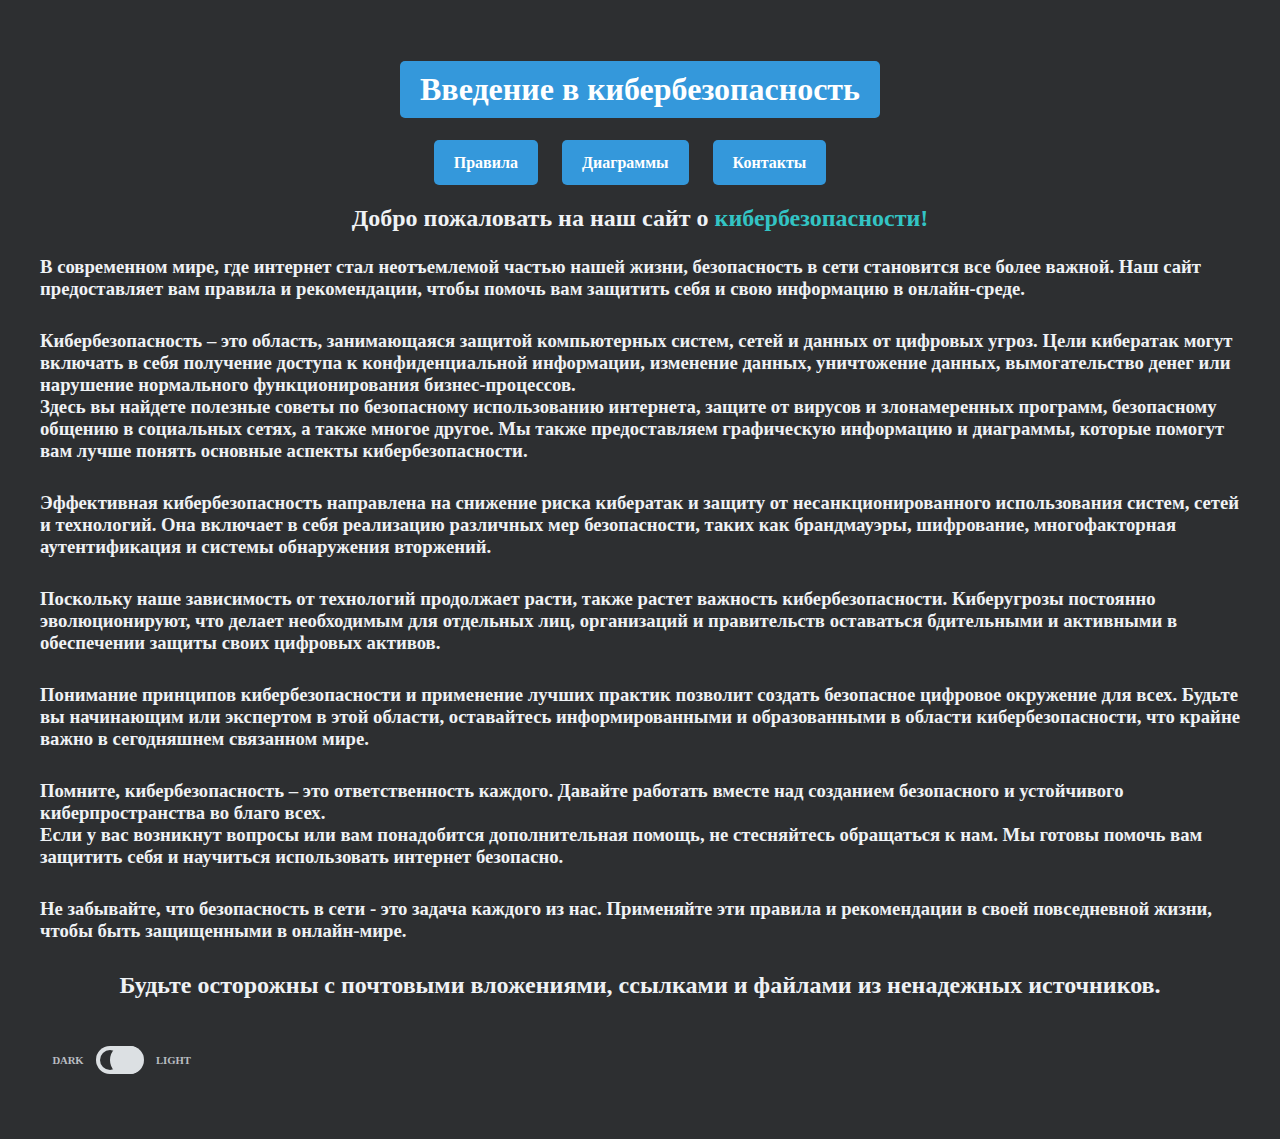
<file: index.html>
<!DOCTYPE html>
<html>
<head>
  <title>Кибербезопасность</title>
  <link rel="stylesheet" type="text/css" href="styles.css">
  <meta name="viewport" content="width=device-width, initial-scale=1.0">
</head>
<body class="dark">

  <div class="load-flash"></div>
  <header>
    <h1><a href="index.html" class="page-transition">Введение в кибербезопасность</a></h1>
  </header>

  <nav>
    <ul>
      <li><a href="rules.html" class="page-transition">Правила</a></li>
      <li><a href="diagram.html" class="page-transition">Диаграммы</a></li>
      <li><a href="contacts.html" class="page-transition">Контакты</a></li>
    </ul>
  </nav>

  <main>
    <h2>Добро пожаловать на наш сайт о <span style="color: #33c4c4">кибербезопасности!</span></h2>
    <h3 style="margin-bottom: 30px; margin-top: 2%; ">
      В современном мире, где интернет стал неотъемлемой частью нашей жизни, безопасность в сети становится все более важной. Наш сайт предоставляет вам правила и рекомендации, чтобы
      помочь вам защитить себя и свою информацию в онлайн-среде.</h3>
      
    <h3 style="margin-bottom: 30px;">Кибербезопасность – это область, занимающаяся защитой компьютерных систем, сетей и данных от цифровых угроз. Цели кибератак могут включать в себя 
      получение доступа к конфиденциальной информации, изменение данных, уничтожение данных, вымогательство денег или нарушение нормального функционирования бизнес-процессов.<br>
      Здесь вы найдете полезные советы по безопасному использованию интернета, защите от вирусов и злонамеренных программ, безопасному общению в социальных
      сетях, а также многое другое. Мы также предоставляем графическую информацию и диаграммы, которые помогут вам лучше понять основные аспекты кибербезопасности.</h3> 


    <h3 style="margin-bottom: 30px;">  Эффективная кибербезопасность направлена на снижение риска кибератак и защиту от несанкционированного использования систем, сетей и технологий. Она включает в себя реализацию
       различных мер безопасности, таких как брандмауэры, шифрование, многофакторная аутентификация и системы обнаружения вторжений.</h3>
    
    <h3 style="margin-bottom: 30px;">Поскольку наше зависимость от технологий продолжает расти, также растет важность кибербезопасности. Киберугрозы постоянно эволюционируют, что делает необходимым для отдельных лиц, организаций и правительств оставаться бдительными и активными в обеспечении защиты своих цифровых активов.</h3>
    
    <h3 style="margin-bottom: 30px;">Понимание принципов кибербезопасности и применение лучших практик позволит создать безопасное цифровое окружение для всех. Будьте вы начинающим или экспертом в этой области, оставайтесь информированными и образованными в области кибербезопасности, что крайне важно в сегодняшнем связанном мире.</h3>
       
    <h3 style="margin-bottom: 30px;">Помните, кибербезопасность – это ответственность каждого. Давайте работать вместе над созданием безопасного и устойчивого киберпространства во благо всех.<br>
      Если у вас возникнут вопросы или вам понадобится дополнительная помощь, не стесняйтесь обращаться к нам. Мы готовы помочь вам защитить себя и
      научиться использовать интернет безопасно.</h3>
      

    <h3 >Не забывайте, что безопасность в сети - это задача каждого из нас. Применяйте эти правила и рекомендации в своей повседневной жизни, чтобы быть защищенными в онлайн-мире.</h3>
    <h2 style="text-align: center; margin-top: 30px">Будьте осторожны с почтовыми вложениями, ссылками и файлами из ненадежных источников.</h2>

  </main>

  <div style="margin-top: 2px;" class="mode-toggle noselect">
    <h6 class="label-dark">Dark</h6>
    <div class="toggle-switch"></div>
    <h6 class="label-light">Light</h6>
  </div>
  <script src="jquery.js"></script>
  <script src="script.js"></script>
  <script src="anim.js"></script>
</body>
</html>
</file>
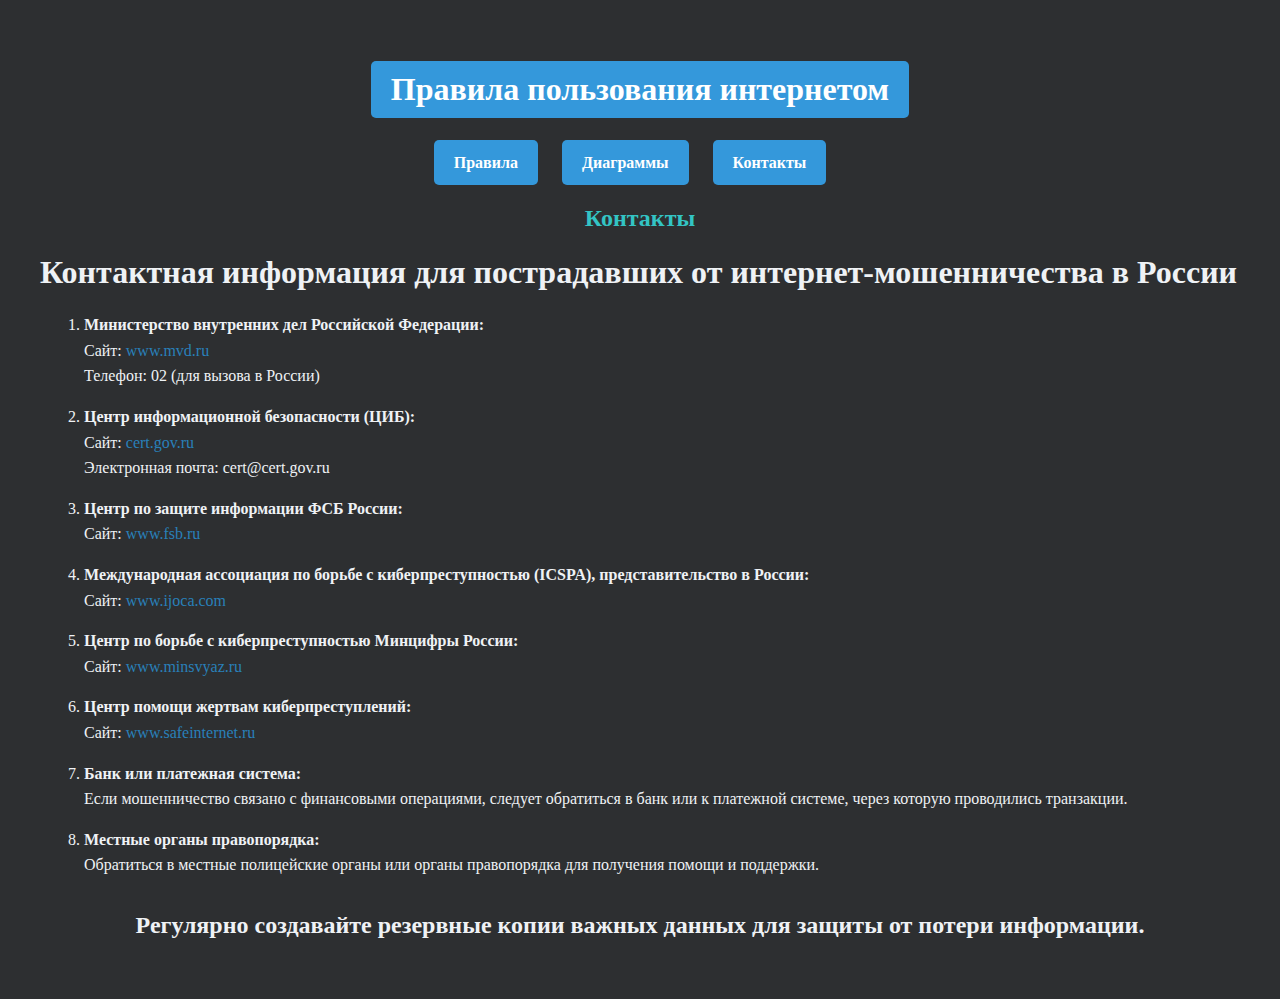
<file: contacts.html>
<!DOCTYPE html>
<html>
<head>
  <title>Контакты</title>
  <link rel="stylesheet" type="text/css" href="styles.css">
  <meta name="viewport" content="width=device-width, initial-scale=1.0">
</head>

<body class="dark">
  <header>
    <h1><a href="index.html" class="page-transition">Правила пользования интернетом</a></h1>
</header>
<nav>
  <ul>
    <li><a href="rules.html" class="page-transition">Правила</a></li>
    <li><a href="diagram.html" class="page-transition">Диаграммы</a></li>
    <li><a href="contacts.html" class="page-transition">Контакты</a></li>
  </ul>
</nav>
  <main>
    <h2><span style="color: #33c4c4">Контакты</span></h2>
    <h1>Контактная информация для пострадавших от интернет-мошенничества в России</h1>
    <ul style="margin-left: 2%;">
        <li><strong>Министерство внутренних дел Российской Федерации:</strong>
            <br>Сайт: <a href="https://www.mvd.ru/">www.mvd.ru</a>
            <br>Телефон: 02 (для вызова в России)
        </li>
        <li><strong>Центр информационной безопасности (ЦИБ):</strong>
            <br>Сайт: <a href="https://cert.gov.ru/">cert.gov.ru</a>
            <br>Электронная почта: cert@cert.gov.ru
        </li>
        <li><strong>Центр по защите информации ФСБ России:</strong>
            <br>Сайт: <a href="https://www.fsb.ru/">www.fsb.ru</a>
        </li>
        <li><strong>Международная ассоциация по борьбе с киберпреступностью (ICSPA), представительство в России:</strong>
            <br>Сайт: <a href="https://www.ijoca.com/">www.ijoca.com</a>
        </li>
        <li><strong>Центр по борьбе с киберпреступностью Минцифры России:</strong>
            <br>Сайт: <a href="https://www.minsvyaz.ru/">www.minsvyaz.ru</a>
        </li>
        <li><strong>Центр помощи жертвам киберпреступлений:</strong>
            <br>Сайт: <a href="https://www.safeinternet.ru/">www.safeinternet.ru</a>
        </li>
        <li><strong>Банк или платежная система:</strong>
          <br>Если мошенничество связано с финансовыми операциями, следует обратиться в банк или к платежной системе, через которую проводились транзакции.
        </li>
        <li><strong>Местные органы правопорядка:</strong>
          <br>Обратиться в местные полицейские органы или органы правопорядка для получения помощи и поддержки.
        </li>
    </ul>
    <h2 style="text-align: center; margin-top: 34px">Регулярно создавайте резервные копии важных данных для защиты от потери информации.</h2>
  </main>

  <script src="jquery.js"></script>
  <script src="script.js"></script>
  <script src="anim.js"></script>
</body>
</file>
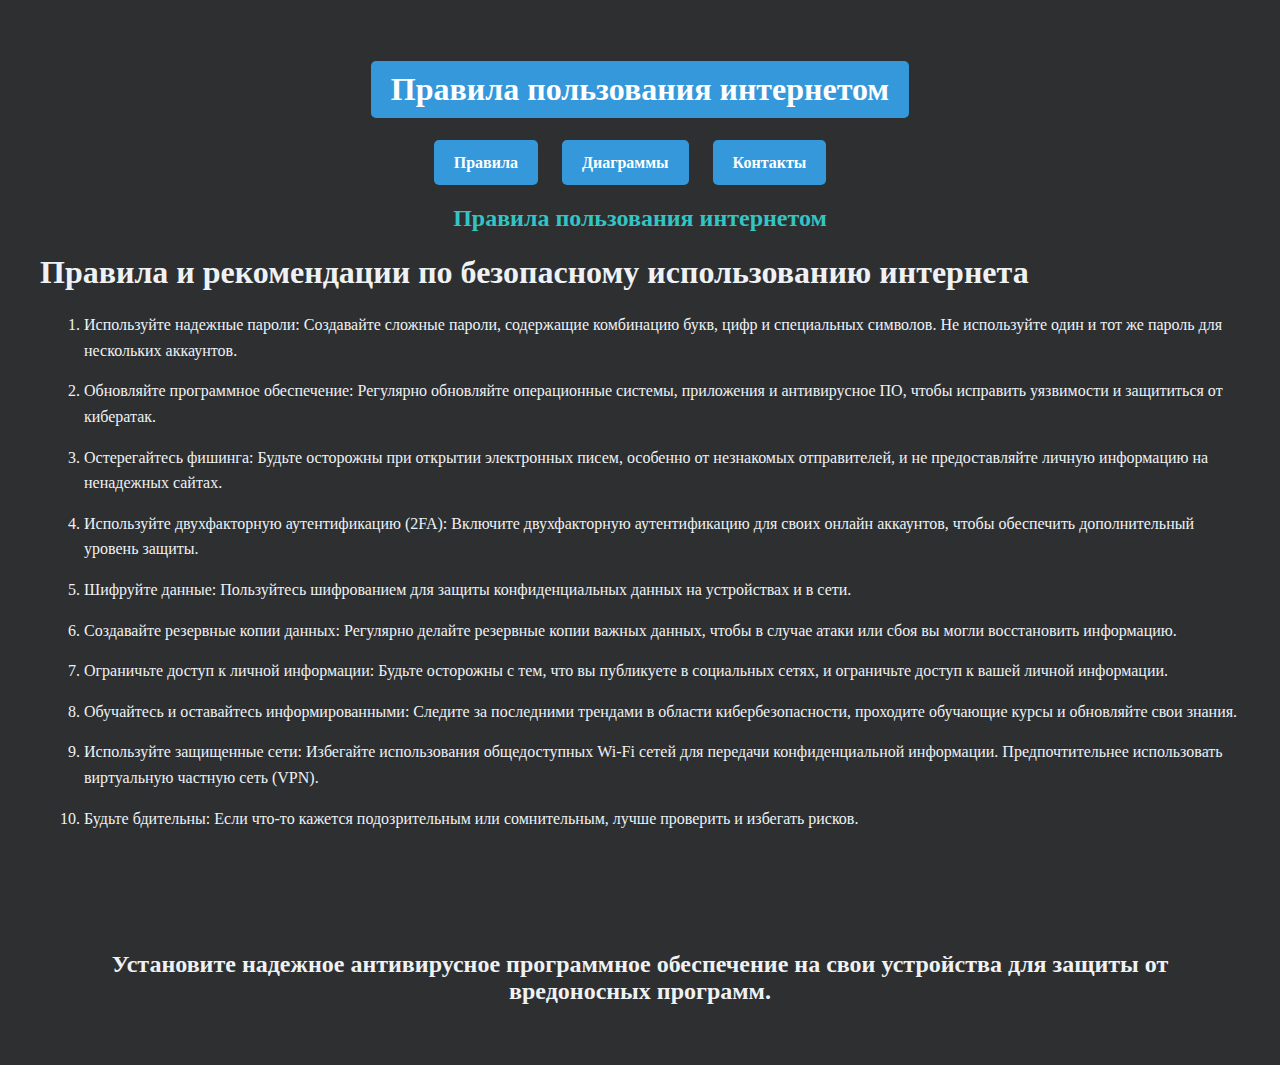
<file: rules.html>
<!DOCTYPE html>
<html>
<head>
  <title>Правила</title>
  <style>
    li{
      margin-bottom: 20px;
    }
  </style>
  <link rel="stylesheet" type="text/css" href="styles.css">
  <meta name="viewport" content="width=device-width, initial-scale=1.0">
</head>
<body class="dark">
  <header>
    <h1><a href="index.html" class="page-transition">Правила пользования интернетом</a></h1>
  </header>
  <nav>
    <ul>
      <li><a href="rules.html" class="page-transition">Правила</a></li>
      <li><a href="diagram.html" class="page-transition">Диаграммы</a></li>
      <li><a href="contacts.html" class="page-transition">Контакты</a></li>
    </ul>
  </nav>
  <main>
    <h2><span style="color: #33c4c4">Правила пользования интернетом</span></h2>
    <h1>Правила и рекомендации по безопасному использованию интернета</h1>

    <ol style="margin-left: 2%;">
      <li>Используйте надежные пароли: Создавайте сложные пароли, содержащие комбинацию букв, цифр и специальных символов. Не используйте один и тот же пароль для нескольких аккаунтов.</li>
      <li>Обновляйте программное обеспечение: Регулярно обновляйте операционные системы, приложения и антивирусное ПО, чтобы исправить уязвимости и защититься от кибератак.</li>
      <li>Остерегайтесь фишинга: Будьте осторожны при открытии электронных писем, особенно от незнакомых отправителей, и не предоставляйте личную информацию на ненадежных сайтах.</li>
      <li>Используйте двухфакторную аутентификацию (2FA): Включите двухфакторную аутентификацию для своих онлайн аккаунтов, чтобы обеспечить дополнительный уровень защиты.</li>
      <li>Шифруйте данные: Пользуйтесь шифрованием для защиты конфиденциальных данных на устройствах и в сети.</li>
      <li>Создавайте резервные копии данных: Регулярно делайте резервные копии важных данных, чтобы в случае атаки или сбоя вы могли восстановить информацию.</li>
      <li>Ограничьте доступ к личной информации: Будьте осторожны с тем, что вы публикуете в социальных сетях, и ограничьте доступ к вашей личной информации.</li>
      <li>Обучайтесь и оставайтесь информированными: Следите за последними трендами в области кибербезопасности, проходите обучающие курсы и обновляйте свои знания.</li>
      <li>Используйте защищенные сети: Избегайте использования общедоступных Wi-Fi сетей для передачи конфиденциальной информации. Предпочтительнее использовать виртуальную частную сеть (VPN).</li>
      <li>Будьте бдительны: Если что-то кажется подозрительным или сомнительным, лучше проверить и избегать рисков.</li>
    </ol>

    <h2 style="text-align: center; margin-top: 10%;">Установите надежное антивирусное программное обеспечение на свои устройства для защиты от вредоносных программ.</h2>
  </main>

  <script src="jquery.js"></script>
  <script src="script.js"></script>
  <script src="anim.js"></script>
</body>
</file>
<file: styles.css>
:root {
	--gray-5:#010101; /*dark*/
	--gray-10:#040404;
	--gray-15:#070808;
	--gray-20:#0D0D0E;
	--gray-25:#141516;
	--gray-30:#1E2022;
	--gray-35:#2D2F31;
	--gray-40:#404346;
	--gray-45:#5B5E62;
	--gray-50:#7C8084;
	--gray-55:#9DA1A5;
	--gray-60:#B9BDC1;
	--gray-65:#CDD1D5;
	--gray-70:#DCE0E3;
	--gray-75:#E7EAED;
	--gray-80:#EFF2F5;
	--gray-85:#F4F7FA;
	--gray-90:#F7FAFD;
	--gray-95:#FCFEFE; /*light*/
	--animate:200ms;

  	--cyan: #33c4c4;
}

.page-transition {
    display: inline-block;
    padding: 10px 20px;
    background-color: #3498db;
    color: #fff;
    text-decoration: none;
    border-radius: 5px;
    transition: all 0.3s ease;
}

.page-transition:hover {
    background-color: #2980b9;
}

/* Для мобильных устройств */
@media only screen and (max-width: 600px) {
    /* Ваши стили для мобильных устройств */
}

/* Для планшетов и десктопов */
@media only screen and (min-width: 601px) {
    /* Ваши стили для планшетов и десктопов */
}


.modal {
    display: none;
    position: fixed;
    z-index: 1;
    left: 0;
    top: 0;
    width: 100%;
    height: 100%;
    overflow: auto;
    background-color: rgba(0, 0, 0, 0.8);
}

.modal-content {
    margin: auto;
    display: block;
    max-width: 90%;
    max-height: 90%;
}

.thumbnail {
    max-width: 300px;
    max-height: 300px;
    cursor: pointer;
}

.close {
    color: white;
    position: absolute;
    top: 10px;
    right: 25px;
    font-size: 35px;
    font-weight: bold;
    cursor: pointer;
}

/* img {
	width: auto;
	height: auto;
	border: 2px solid #333;
	border-radius: 10px;
	box-shadow: 2px 2px 5px rgba(0, 0, 0, 0.2);
	cursor: pointer;
	transition: transform 0.3s; Анимация при увеличении 
}

 img:hover {
	transform: scale(1.1); Увеличение изображения при наведении
} 

#expandedImg {
	display: none;
	position: center;
	top: 0;
	left: 0;
	width: 50%;
	height: 100%;
	background-color: rgba(0, 0, 0, 0.8);
	z-index: 9999;
	transition: opacity 0.5s; Анимация прозрачности 
}

#expandedImg img {
    width: 100%;
}

#expandedImg.show {
	display: block;
	opacity: 1;
} */

ol {
	list-style-type: decimal;
	padding-left: 20px;
}

ul {
	list-style-type: decimal;
	padding-left: 20px;
}

li {
	line-height: 1.6;
	font-family: 'Times New Roman', sans-serif;
	margin-bottom: 15px;
}

/* Анимация при переходе */
@keyframes fadeOut {
    from { opacity: 1; }
    to { opacity: 0; }
}

@keyframes fadeIn {
    from { opacity: 0; }
    to { opacity: 1; }
}

.fade-out {
    animation: fadeOut 0.5s forwards; /* forwards сохранит состояние после завершения анимации */
}

.fade-in {
    animation: fadeIn 0.5s;
}

body {
	margin:0;
	padding:40px;
	color:var(--gray-40);
	font-family: 'Times New Roman', sans-serif;
	background:var(--gray-70);
	-webkit-font-smoothing:antialiased;
	transition:color var(--animate) ease-in-out, background var(--animate) ease-in-out;
}
body.dark {
	color:var(--gray-80);
	background:var(--gray-35);
}
h6 {
	color:var(--gray-40);
	transition:color var(--animate) ease-in-out;
}
body.dark h6 {
	color:var(--gray-80);
}

header a, nav a {
    text-decoration: none; /* убрать подчеркивание */
    color: inherit; /* использовать цвет по умолчанию */
}

header a:hover, nav a:hover {
    color: var(--cyan); /* изменение цвета при наведении */
}

a{
	color: #2980b9;
	text-decoration: none;
}

a:hover {
	color: var(--cyan); /* Цвет ссылки при наведении курсора */
}

body.dark header {
  color:var(--gray-80);
}

p {
	font-family: 'Times New Roman', sans-serif;
	font-size: 16px;
	list-style-type: decimal;
}

header {
  text-align: center;
}

h2 {
  text-align: center;
}

nav ul {
  margin: 0;
  padding: 0;
  text-align: center;
}

nav ul li {
  display: inline;
  margin-right: 20px;
}

nav a {
  font-weight: bold;
}

.load-flash {
	z-index:1000;
	top:0;
	left:0;
	right:0;
	bottom:0;
	position:absolute;
	background:var(--gray-35);
}
.mode-toggle {
	display:inline-flex;
	flex-direction:row;
	align-items:center;
}
.label-dark {
	letter-spacing:-0.15px;
}
.label-light {
	letter-spacing:-0.031px;
}
.mode-toggle h6,
body.dark .mode-toggle h6 {
	text-transform:uppercase;
}
.label-dark,
.label-light {
	padding:8px 12px;
	min-width:32px;
	text-align:center;
	color:var(--gray-45);
}
body.dark .label-dark,
body.dark .label-light {
	color:var(--gray-60);
}
.label-dark:hover {
	color:var(--gray-40);
}
.label-dark:active {
	color:var(--gray-5);
}
body.dark .label-dark {
	pointer-events:none;
}
body.dark .label-light:hover {
	color:var(--gray-95);
}
body.dark .label-light:active {
	color:var(--gray-65);
}
.toggle-switch {
	margin:0;
	padding:0;
	width:48px;
	height:28px;
	border:none;
	outline:none;
	overflow:hidden;
	position:relative;
	border-radius:14px;
	display:inline-block;
	background:var(--gray-40);
}
body.dark .toggle-switch {
	width:48px;
}
.toggle-switch,
.toggle-switch:before,
.toggle-switch:after {
	transition:all var(--animate) ease-in-out;
}
body.dark .toggle-switch {
	background:var(--gray-70);
}
.toggle-switch:before {
	top:4px;
	left:24px;
	content:"";
	width:20px;
	height:20px;
	display:block;
	position:absolute;
	border-radius:12px;
	background:var(--gray-70);
}
body.dark .toggle-switch:before {
	left:4px;
	background:var(--gray-35);
}
.toggle-switch:after {
	content:"";
	top:14px;
	right:2px;
	width:1px;
	height:1px;
	display:block;
	position:absolute;
	border-radius:0.5px;
	background:var(--gray-40);
}
body.dark .toggle-switch:after {
	top:-2px;
	right:2px;
	width:32px;
	height:32px;
	border-radius:16px;
	background:var(--gray-70);
}
.toggle-switch:hover,
.toggle-switch:hover:after {
	background:var(--gray-35);
}
.toggle-switch:focus,
.toggle-switch:active,
.toggle-switch:active:after {
	background:var(--gray-25);
}
body.dark .toggle-switch:hover,
body.dark .toggle-switch:hover:after {
	background:var(--gray-95);
}
body.dark .toggle-switch:focus,
body.dark .toggle-switch:active,
body.dark .toggle-switch:active:after {
	background:var(--gray-65);
}
.noselect {
	user-select:none;
	-ms-user-select:none;
	-moz-user-select:none;
	-webkit-user-select:none;
}
.disableEasingTemporarily,
.disableEasingTemporarily:after,
.disableEasingTemporarily:before {
  -o-transition-property:none!important;
  -moz-transition-property:none!important;
  -ms-transition-property:none!important;
  -webkit-transition-property:none!important;
  transition-property:none!important;
  -o-transform:none!important;
  -moz-transform:none!important;
  -ms-transform:none!important;
  -webkit-transform:none!important;
  transform:none!important;
  -webkit-animation:none!important;
  -moz-animation:none!important;
  -o-animation:none!important;
  -ms-animation:none!important;
  animation:none!important;
}
</file>
